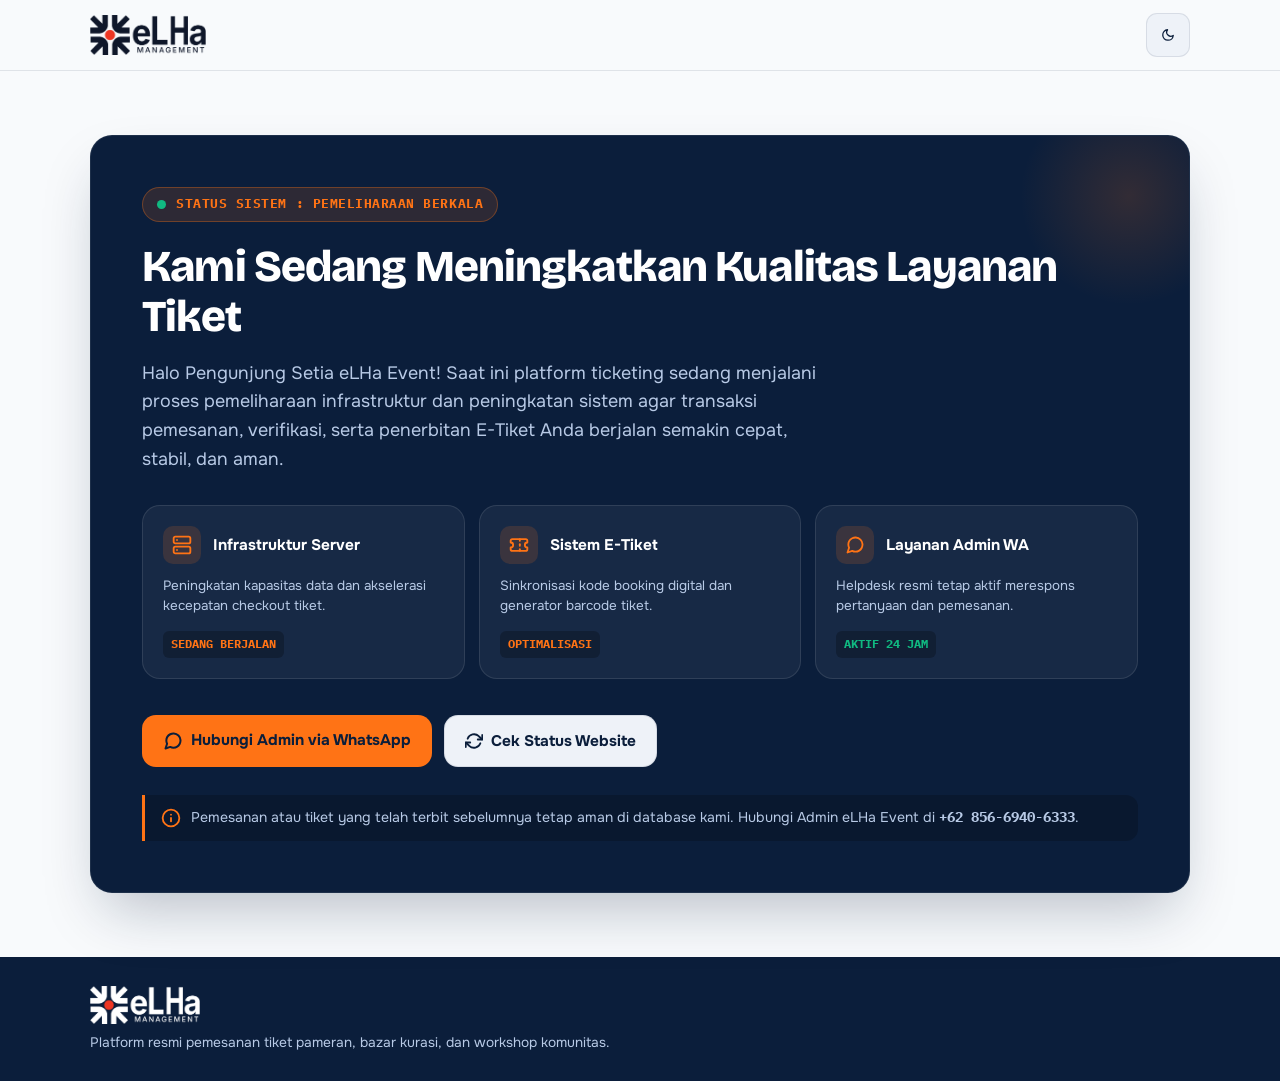
<file: maintenance.html>
<!DOCTYPE html>
<html lang="id">
<head>
	<meta charset="UTF-8" />
	<meta name="viewport" content="width=device-width, initial-scale=1.0" />
	<meta name="description" content="eLHa Event : Platform resmi pemesanan E-Tiket. Sistem saat ini sedang dalam peningkatan performa berkala." />
	<title>eLHa Event : Sistem Dalam Pemeliharaan</title>
	<link rel="preconnect" href="https://fonts.googleapis.com" />
	<link rel="preconnect" href="https://fonts.gstatic.com" crossorigin />
	<link href="https://fonts.googleapis.com/css2?family=Bricolage+Grotesque:opsz,wght@12..96,600;12..96,700;12..96,800&family=IBM+Plex+Mono:wght@500;600;700&family=Onest:wght@400;500;600;700;800&display=swap" rel="stylesheet" />
	<link rel="icon" type="image/png" href="assets/images/favicon.png?v=20261121" />
	<link rel="stylesheet" href="assets/css/style.css?v=20261124" />
</head>
<body>
<div id="elha-eo-app" class="elha-eo-wrapper elha-maintenance-page" data-theme="light">
	<a href="#elha-maintenance-content" class="elha-skip-link">Langsung ke konten utama</a>

	<!-- HEADER -->
	<header class="elha-header" role="banner">
		<div class="elha-container elha-header-inner">
			<a href="index.html" class="elha-brand" aria-label="eLHa Event - Beranda">
				<img src="assets/images/logo-light.png?v=20261121" alt="eLHa Management" class="elha-brand-logo elha-logo-light" />
				<img src="assets/images/logo-dark.png?v=20261121" alt="eLHa Management" class="elha-brand-logo elha-logo-dark" />
			</a>

			<div class="elha-header-actions">
				<button type="button" id="elha-theme-toggle" class="elha-theme-btn elha-theme-icon-btn" aria-label="Ganti ke mode gelap" aria-pressed="false">
					<svg id="elha-icon-moon" width="18" height="18" viewBox="0 0 24 24" fill="none" stroke="currentColor" stroke-width="2.2" stroke-linecap="round" stroke-linejoin="round" aria-hidden="true">
						<path d="M21 12.79A9 9 0 1 1 11.21 3 7 7 0 0 0 21 12.79z" />
					</svg>
					<svg id="elha-icon-sun" width="18" height="18" viewBox="0 0 24 24" fill="none" stroke="currentColor" stroke-width="2.2" stroke-linecap="round" stroke-linejoin="round" aria-hidden="true" hidden>
						<circle cx="12" cy="12" r="5" />
						<line x1="12" y1="1" x2="12" y2="3" />
						<line x1="12" y1="21" x2="12" y2="23" />
						<line x1="4.22" y1="4.22" x2="5.64" y2="5.64" />
						<line x1="18.36" y1="18.36" x2="19.78" y2="19.78" />
						<line x1="1" y1="12" x2="3" y2="12" />
						<line x1="21" y1="12" x2="23" y2="12" />
						<line x1="4.22" y1="19.78" x2="5.64" y2="18.36" />
						<line x1="18.36" y1="5.64" x2="19.78" y2="4.22" />
					</svg>
				</button>
			</div>
		</div>
	</header>

	<!-- MAIN CONTENT -->
	<main id="elha-maintenance-content" class="elha-maintenance-main">
		<div class="elha-container">
			<div class="elha-maintenance-card">
				<div class="elha-maintenance-top-badge">
					<span class="elha-pulse-dot" aria-hidden="true"></span>
					<span>Status Sistem : Pemeliharaan Berkala</span>
				</div>

				<h1 class="elha-maintenance-title">Kami Sedang Meningkatkan Kualitas Layanan Tiket</h1>
				<p class="elha-maintenance-desc">
					Halo Pengunjung Setia eLHa Event! Saat ini platform ticketing sedang menjalani proses pemeliharaan infrastruktur dan peningkatan sistem agar transaksi pemesanan, verifikasi, serta penerbitan E-Tiket Anda berjalan semakin cepat, stabil, dan aman.
				</p>

				<!-- 3-CARD STATUS GRID -->
				<div class="elha-maintenance-grid" role="list">
					<!-- Item 1: Server -->
					<div class="elha-maintenance-item" role="listitem">
						<div>
							<div class="elha-maintenance-item-header">
								<div class="elha-maintenance-item-icon" aria-hidden="true">
									<svg width="20" height="20" viewBox="0 0 24 24" fill="none" stroke="currentColor" stroke-width="2.2" stroke-linecap="round" stroke-linejoin="round">
										<rect x="2" y="2" width="20" height="8" rx="2" ry="2" />
										<rect x="2" y="14" width="20" height="8" rx="2" ry="2" />
										<line x1="6" y1="6" x2="6.01" y2="6" />
										<line x1="6" y1="18" x2="6.01" y2="18" />
									</svg>
								</div>
								<h2 class="elha-maintenance-item-title">Infrastruktur Server</h2>
							</div>
							<p class="elha-maintenance-item-desc">Peningkatan kapasitas data dan akselerasi kecepatan checkout tiket.</p>
						</div>
						<div class="elha-maintenance-item-status">
							<span>SEDANG BERJALAN</span>
						</div>
					</div>

					<!-- Item 2: E-Tiket -->
					<div class="elha-maintenance-item" role="listitem">
						<div>
							<div class="elha-maintenance-item-header">
								<div class="elha-maintenance-item-icon" aria-hidden="true">
									<svg width="20" height="20" viewBox="0 0 24 24" fill="none" stroke="currentColor" stroke-width="2.2" stroke-linecap="round" stroke-linejoin="round">
										<path d="M2 9a3 3 0 0 1 0 6v2a2 2 0 0 0 2 2h16a2 2 0 0 0 2-2v-2a3 3 0 0 1 0-6V7a2 2 0 0 0-2-2H4a2 2 0 0 0-2 2Z" />
										<path d="M13 5v2" />
										<path d="M13 17v2" />
										<path d="M13 11v2" />
									</svg>
								</div>
								<h2 class="elha-maintenance-item-title">Sistem E-Tiket</h2>
							</div>
							<p class="elha-maintenance-item-desc">Sinkronisasi kode booking digital dan generator barcode tiket.</p>
						</div>
						<div class="elha-maintenance-item-status">
							<span>OPTIMALISASI</span>
						</div>
					</div>

					<!-- Item 3: WhatsApp Support -->
					<div class="elha-maintenance-item" role="listitem">
						<div>
							<div class="elha-maintenance-item-header">
								<div class="elha-maintenance-item-icon" aria-hidden="true">
									<svg width="20" height="20" viewBox="0 0 24 24" fill="none" stroke="currentColor" stroke-width="2.2" stroke-linecap="round" stroke-linejoin="round">
										<path d="M21 11.5a8.38 8.38 0 0 1-.9 3.8 8.5 8.5 0 0 1-7.6 4.7 8.38 8.38 0 0 1-3.8-.9L3 21l1.9-5.7a8.38 8.38 0 0 1-.9-3.8 8.5 8.5 0 0 1 4.7-7.6 8.38 8.38 0 0 1 3.8-.9h.5a8.48 8.48 0 0 1 8 8v.5z" />
									</svg>
								</div>
								<h2 class="elha-maintenance-item-title">Layanan Admin WA</h2>
							</div>
							<p class="elha-maintenance-item-desc">Helpdesk resmi tetap aktif merespons pertanyaan dan pemesanan.</p>
						</div>
						<div class="elha-maintenance-item-status" style="color: #10B981;">
							<span>AKTIF 24 JAM</span>
						</div>
					</div>
				</div>

				<!-- ACTIONS -->
				<div class="elha-maintenance-actions">
					<a href="https://wa.me/6285669406333?text=Halo%20Admin%20eLHa%20Event%2C%20saya%20ingin%20menanyakan%20informasi%20tiket%20selama%20masa%20pemeliharaan%20sistem." 
					   id="elha-maintenance-wa-btn" 
					   class="elha-btn elha-btn-primary elha-btn-large" 
					   target="_blank" 
					   rel="noopener noreferrer"
					   aria-label="Hubungi Admin eLHa Event via WhatsApp">
						<svg width="20" height="20" viewBox="0 0 24 24" fill="none" stroke="currentColor" stroke-width="2.4" stroke-linecap="round" stroke-linejoin="round" aria-hidden="true">
							<path d="M21 11.5a8.38 8.38 0 0 1-.9 3.8 8.5 8.5 0 0 1-7.6 4.7 8.38 8.38 0 0 1-3.8-.9L3 21l1.9-5.7a8.38 8.38 0 0 1-.9-3.8 8.5 8.5 0 0 1 4.7-7.6 8.38 8.38 0 0 1 3.8-.9h.5a8.48 8.48 0 0 1 8 8v.5z" />
						</svg>
						<span>Hubungi Admin via WhatsApp</span>
					</a>

					<button type="button" id="elha-refresh-btn" class="elha-btn elha-btn-secondary elha-btn-large" aria-label="Periksa kembali status website">
						<svg id="elha-refresh-icon" width="18" height="18" viewBox="0 0 24 24" fill="none" stroke="currentColor" stroke-width="2.4" stroke-linecap="round" stroke-linejoin="round" aria-hidden="true">
							<polyline points="23 4 23 10 17 10" />
							<polyline points="1 20 1 14 7 14" />
							<path d="M3.51 9a9 9 0 0 1 14.85-3.36L23 10M1 14l4.64 4.36A9 9 0 0 0 20.49 15" />
						</svg>
						<span id="elha-refresh-text">Cek Status Website</span>
					</button>
				</div>

				<!-- HELPDESK NOTE -->
				<div class="elha-maintenance-note">
					<svg width="20" height="20" viewBox="0 0 24 24" fill="none" stroke="currentColor" stroke-width="2.2" stroke-linecap="round" stroke-linejoin="round" style="color: var(--elha-accent); flex-shrink: 0;" aria-hidden="true">
						<circle cx="12" cy="12" r="10" />
						<line x1="12" y1="16" x2="12" y2="12" />
						<line x1="12" y1="8" x2="12.01" y2="8" />
					</svg>
					<div>
						Pemesanan atau tiket yang telah terbit sebelumnya tetap aman di database kami. Hubungi <span id="elha-admin-label-display">Heri Kurniawan / Admin eLHa</span> di <strong id="elha-admin-phone-display" class="elha-mono-text">+62 856-6940-6333</strong>.
					</div>
				</div>
			</div>
		</div>
	</main>

	<!-- FOOTER -->
	<footer class="elha-footer" role="contentinfo">
		<div class="elha-container elha-footer-inner">
			<div class="elha-footer-brand">
				<a href="index.html" aria-label="eLHa Event - Beranda">
					<img src="assets/images/logo-dark.png?v=20261121" alt="eLHa Management" class="elha-footer-logo" />
				</a>
				<p>Platform resmi pemesanan tiket pameran, bazar kurasi, dan workshop komunitas.</p>
			</div>
		</div>
	</footer>
</div>

<!-- CLIENT SCRIPT -->
<script>
	(function () {
		// 1. Theme Management
		var appWrapper = document.getElementById('elha-eo-app');
		var themeToggle = document.getElementById('elha-theme-toggle');
		var iconMoon = document.getElementById('elha-icon-moon');
		var iconSun = document.getElementById('elha-icon-sun');

		function applyTheme(theme) {
			if (!appWrapper) return;
			appWrapper.setAttribute('data-theme', theme);
			try {
				localStorage.setItem('elha_theme', theme);
			} catch (e) {}

			if (theme === 'dark') {
				if (iconMoon) iconMoon.setAttribute('hidden', '');
				if (iconSun) iconSun.removeAttribute('hidden');
				if (themeToggle) {
					themeToggle.setAttribute('aria-label', 'Ganti ke mode terang');
					themeToggle.setAttribute('aria-pressed', 'true');
				}
			} else {
				if (iconSun) iconSun.setAttribute('hidden', '');
				if (iconMoon) iconMoon.removeAttribute('hidden');
				if (themeToggle) {
					themeToggle.setAttribute('aria-label', 'Ganti ke mode gelap');
					themeToggle.setAttribute('aria-pressed', 'false');
				}
			}
		}

		var savedTheme = 'light';
		try {
			savedTheme = localStorage.getItem('elha_theme') || 'light';
		} catch (e) {}
		applyTheme(savedTheme);

		if (themeToggle) {
			themeToggle.addEventListener('click', function () {
				var current = appWrapper.getAttribute('data-theme') || 'light';
				var targetTheme = current === 'dark' ? 'light' : 'dark';
				applyTheme(targetTheme);
			});
		}

		// 2. Dynamic Fetch of Admin WhatsApp from events.json
		var waBtn = document.getElementById('elha-maintenance-wa-btn');
		var phoneDisplay = document.getElementById('elha-admin-phone-display');
		var adminLabelDisplay = document.getElementById('elha-admin-label-display');

		fetch('assets/data/events.json?t=' + Date.now())
			.then(function (res) { return res.json(); })
			.then(function (data) {
				if (data && data.settings) {
					var rawNumber = String(data.settings.whatsapp_number || '6285669406333').replace(/[^0-9]/g, '');
					var adminName = data.settings.whatsapp_admin_lbl || 'Admin eLHa Event';

					if (adminLabelDisplay) {
						adminLabelDisplay.textContent = adminName;
					}

					if (rawNumber) {
						var waUrl = 'https://wa.me/' + rawNumber + '?text=' + encodeURIComponent('Halo ' + adminName + ', saya ingin menanyakan informasi tiket selama masa pemeliharaan sistem eLHa Event.');
						if (waBtn) waBtn.setAttribute('href', waUrl);

						// Format phone number nicely e.g. +62 856-6940-6333
						var formatted = rawNumber;
						if (rawNumber.startsWith('62')) {
							formatted = '+62 ' + rawNumber.slice(2, 5) + '-' + rawNumber.slice(5, 9) + '-' + rawNumber.slice(9);
						}
						if (phoneDisplay) phoneDisplay.textContent = formatted;
					}
				}
			})
			.catch(function () {});

		// 3. Refresh Action
		var refreshBtn = document.getElementById('elha-refresh-btn');
		var refreshIcon = document.getElementById('elha-refresh-icon');
		var refreshText = document.getElementById('elha-refresh-text');

		if (refreshBtn) {
			refreshBtn.addEventListener('click', function () {
				if (refreshIcon) refreshIcon.style.animation = 'spin 0.8s linear infinite';
				if (refreshText) refreshText.textContent = 'Memeriksa...';
				setTimeout(function () {
					window.location.reload();
				}, 600);
			});
		}

		// 4. Shortcut Rahasia Admin (Ctrl + Shift + E)
		window.addEventListener('keydown', function (e) {
			if (e.ctrlKey && e.shiftKey && (e.key === 'E' || e.key === 'e')) {
				e.preventDefault();
				window.location.href = 'adminelha';
			}
		});
	})();
</script>
<style>
	@keyframes spin {
		from { transform: rotate(0deg); }
		to { transform: rotate(360deg); }
	}
</style>
</body>
</html>
</file>
<file: assets/css/style.css>
body {
	margin: 0;
	padding: 0;
	background-color: #F8FAFC;
}

/* eLHa Event - Modern Orange & Royal Blue Mobile-First Ticketing UI */

.elha-eo-wrapper {
	--elha-bg: #F8FAFC;
	--elha-surface: #EEF2F8;
	--elha-surface-elevated: #FFFFFF;
	--elha-header-glass: rgba(248, 250, 252, 0.9);
	--elha-hero-bg: #0B1E3B;
	--elha-hero-text: #F8FAFC;
	--elha-hero-muted: #B8CAE6;
	--elha-text: #0B1E3B;
	--elha-text-muted: #3B5275;
	--elha-accent: #FF7315;
	--elha-accent-hover: #E85E00;
	--elha-accent-strong: #C84700;
	--elha-accent-soft: rgba(255, 115, 21, 0.11);
	--elha-accent-text: #0B1E3B;
	--elha-blue: #15469E;
	--elha-blue-hover: #0F357A;
	--elha-blue-text: #FFFFFF;
	--elha-border-subtle: rgba(11, 30, 59, 0.1);
	--elha-border: #556E94;
	--elha-focus: #FF7315;
	--elha-shadow-sm: 0 4px 18px rgba(11, 30, 59, 0.05);
	--elha-shadow-md: 0 18px 40px -10px rgba(11, 30, 59, 0.11);
	--elha-shadow-lg: 0 28px 60px -15px rgba(11, 30, 59, 0.28);
	--elha-radius-sm: 12px;
	--elha-radius-md: 18px;
	--elha-radius-lg: 22px;
	--elha-font-serif: 'Bricolage Grotesque', -apple-system, BlinkMacSystemFont, 'Segoe UI', sans-serif;
	--elha-font-sans: 'Onest', -apple-system, BlinkMacSystemFont, 'Segoe UI', sans-serif;
	--elha-font-mono: 'IBM Plex Mono', Consolas, monospace;

	background-color: var(--elha-bg);
	color: var(--elha-text);
	font-family: var(--elha-font-sans);
	font-size: 16px;
	line-height: 1.55;
	box-sizing: border-box;
	width: 100%;
	overflow-x: clip;
	-webkit-font-smoothing: antialiased;
	-webkit-tap-highlight-color: transparent;
	transition: background-color 0.25s ease, color 0.25s ease;
}

.elha-eo-wrapper[data-theme="dark"] {
	--elha-bg: #071326;
	--elha-surface: #0F2342;
	--elha-surface-elevated: #142C52;
	--elha-header-glass: rgba(7, 19, 38, 0.9);
	--elha-hero-bg: #0D2240;
	--elha-hero-text: #F8FAFC;
	--elha-hero-muted: #B8CAE6;
	--elha-text: #F8FAFC;
	--elha-text-muted: #B8CAE6;
	--elha-accent: #FF8533;
	--elha-accent-hover: #FF9852;
	--elha-accent-strong: #FF9852;
	--elha-accent-soft: rgba(255, 133, 51, 0.16);
	--elha-accent-text: #071326;
	--elha-blue: #2563EB;
	--elha-blue-hover: #3B82F6;
	--elha-blue-text: #FFFFFF;
	--elha-border-subtle: rgba(248, 250, 252, 0.12);
	--elha-border: #6482AD;
	--elha-focus: #FF8533;
	--elha-shadow-sm: 0 4px 18px rgba(0, 0, 0, 0.3);
	--elha-shadow-md: 0 18px 40px -10px rgba(0, 0, 0, 0.5);
	--elha-shadow-lg: 0 28px 60px -15px rgba(0, 0, 0, 0.7);
}

.elha-eo-wrapper *,
.elha-eo-wrapper *::before,
.elha-eo-wrapper *::after {
	box-sizing: border-box;
}

.elha-eo-wrapper [hidden] {
	display: none !important;
}

.elha-skip-link {
	position: absolute;
	top: -100px;
	left: 16px;
	z-index: 1000;
	background: var(--elha-accent);
	color: var(--elha-accent-text);
	padding: 12px 20px;
	font-weight: 700;
	border-radius: var(--elha-radius-sm);
	text-decoration: none;
}
.elha-skip-link:focus { top: 12px; }

.elha-eo-wrapper a:focus-visible,
.elha-eo-wrapper button:focus-visible,
.elha-eo-wrapper input:focus-visible,
.elha-eo-wrapper select:focus-visible,
.elha-eo-wrapper textarea:focus-visible,
.elha-eo-wrapper summary:focus-visible {
	outline: 3px solid var(--elha-focus);
	outline-offset: 2px;
}

.elha-sr-only {
	position: absolute;
	width: 1px;
	height: 1px;
	padding: 0;
	margin: -1px;
	overflow: hidden;
	clip: rect(0, 0, 0, 0);
	white-space: nowrap;
	border: 0;
}

.elha-container {
	width: 100%;
	max-width: 1180px;
	margin: 0 auto;
	padding: 0 clamp(1rem, 3.5vw, 2.5rem);
}

/* Sticky Glass Header (Single glassmorphic surface per R-10) */
.elha-header {
	position: sticky;
	top: 0;
	z-index: 100;
	background-color: var(--elha-header-glass);
	backdrop-filter: blur(16px);
	-webkit-backdrop-filter: blur(16px);
	border-bottom: 1px solid var(--elha-border-subtle);
}

.elha-header-inner {
	display: grid;
	grid-template-columns: 44px 1fr 44px;
	align-items: center;
	gap: 8px;
	padding: 10px clamp(1rem, 3.5vw, 2.5rem);
}

.elha-brand {
	grid-column: 2;
	grid-row: 1;
	justify-self: center;
	display: inline-flex;
	align-items: center;
	justify-content: center;
	text-decoration: none;
	color: var(--elha-text);
	min-height: 44px;
	min-width: 0;
}

.elha-brand-logo {
	display: block;
	height: clamp(32px, 6vw, 40px);
	width: auto;
	max-width: 180px;
	object-fit: contain;
	transition: opacity 0.2s ease, transform 0.2s ease;
}

.elha-brand:hover .elha-brand-logo {
	transform: scale(1.02);
}

.elha-footer-logo {
	display: block;
	height: 38px;
	width: auto;
	max-width: 170px;
	object-fit: contain;
	margin-bottom: 8px;
}

.elha-eticket-head-left {
	display: flex;
	align-items: center;
	gap: 12px;
}

.elha-eticket-logo {
	display: block;
	height: 28px;
	width: auto;
	object-fit: contain;
	flex-shrink: 0;
}

/* Theme-adaptive logo switching */
[data-theme="light"] .elha-logo-dark {
	display: none !important;
}

[data-theme="light"] .elha-logo-light {
	display: block !important;
}

[data-theme="dark"] .elha-logo-light {
	display: none !important;
}

[data-theme="dark"] .elha-logo-dark {
	display: block !important;
}

.elha-brand-text {
	display: flex;
	align-items: center;
	line-height: 1;
}

.elha-brand-text strong {
	font-family: var(--elha-font-serif);
	font-size: clamp(1.5rem, 1.35rem + 0.65vw, 1.8rem);
	font-weight: 800;
	letter-spacing: -0.03em;
	color: var(--elha-accent);
	white-space: nowrap;
}

.elha-desktop-nav {
	display: none;
	align-items: center;
	gap: 4px;
}

.elha-nav-link {
	display: inline-flex;
	align-items: center;
	min-height: 44px;
	padding: 6px 14px;
	color: var(--elha-text-muted);
	text-decoration: none;
	font-weight: 600;
	font-size: 0.9rem;
	border-radius: 99px;
	transition: all 0.15s ease;
}

.elha-nav-link:hover {
	color: var(--elha-text);
	background-color: var(--elha-surface);
}

.elha-header-actions {
	display: contents;
}

.elha-theme-icon-btn {
	grid-column: 1;
	grid-row: 1;
	justify-self: start;
}

.elha-mobile-menu-btn {
	grid-column: 3;
	grid-row: 1;
	justify-self: end;
}

/* Mobile-First View Switcher: Full-width 2-column bar on phones, inline on >=680px */
.elha-view-switcher {
	grid-column: 1 / -1;
	grid-row: 2;
	width: 100%;
	display: grid;
	grid-template-columns: 1fr 1fr;
	background-color: var(--elha-surface);
	border-radius: 10px;
	padding: 3px;
	gap: 4px;
}

.elha-switch-btn {
	display: inline-flex;
	align-items: center;
	justify-content: center;
	gap: 6px;
	min-height: 38px;
	padding: 6px 10px;
	border: none;
	border-radius: 8px;
	background: transparent;
	color: var(--elha-text-muted);
	font-family: var(--elha-font-sans);
	font-size: 0.82rem;
	font-weight: 700;
	cursor: pointer;
	transition: all 0.18s ease;
}

.elha-switch-btn:active {
	transform: scale(0.98);
}

.elha-switch-btn.is-active {
	background-color: var(--elha-blue);
	color: var(--elha-blue-text);
	box-shadow: var(--elha-shadow-sm);
}

.elha-theme-btn,
.elha-mobile-menu-btn {
	display: inline-flex;
	align-items: center;
	justify-content: center;
	gap: 6px;
	min-height: 44px;
	min-width: 44px;
	padding: 6px 10px;
	background-color: var(--elha-surface);
	color: var(--elha-text);
	border: 1px solid var(--elha-border-subtle);
	border-radius: 11px;
	font-family: var(--elha-font-sans);
	font-size: 0.78rem;
	font-weight: 700;
	white-space: nowrap;
	cursor: pointer;
	transition: transform 0.12s ease, background-color 0.15s ease;
}

.elha-theme-btn:active,
.elha-mobile-menu-btn:active {
	transform: scale(0.97);
}

.elha-theme-icon-btn,
.elha-mobile-menu-btn {
	width: 44px;
	height: 44px;
	padding: 0;
}

@media (max-width: 1023px) {
	.elha-desktop-only-admin {
		display: none !important;
	}
}

.elha-hamburger-box {
	width: 20px;
	height: 14px;
	display: inline-flex;
	flex-direction: column;
	justify-content: space-between;
	position: relative;
}

.elha-hamburger-line {
	display: block;
	width: 100%;
	height: 2px;
	background-color: var(--elha-text);
	border-radius: 99px;
	transition: transform 0.2s ease, opacity 0.15s ease;
}

.elha-mobile-menu-btn[aria-expanded="true"] .elha-hamburger-line:nth-child(1) {
	transform: translateY(6px) rotate(45deg);
}

.elha-mobile-menu-btn[aria-expanded="true"] .elha-hamburger-line:nth-child(2) {
	opacity: 0;
}

.elha-mobile-menu-btn[aria-expanded="true"] .elha-hamburger-line:nth-child(3) {
	transform: translateY(-6px) rotate(-45deg);
}

.elha-empty-actions {
	display: flex;
	flex-wrap: wrap;
	justify-content: center;
	gap: 10px;
	margin-top: 14px;
}

.elha-mobile-drawer {
	border-top: 1px solid var(--elha-border-subtle);
	background-color: var(--elha-surface-elevated);
	padding: 14px 16px 18px 16px;
}

.elha-mobile-nav {
	display: flex;
	flex-direction: column;
	gap: 8px;
}

.elha-mobile-link {
	display: flex;
	align-items: center;
	min-height: 46px;
	padding: 10px 14px;
	color: var(--elha-text);
	text-decoration: none;
	font-weight: 600;
	font-size: 0.94rem;
	border-radius: var(--elha-radius-sm);
	background-color: var(--elha-bg);
}

/* Typography */
.elha-kicker {
	font-family: var(--elha-font-mono);
	font-size: 0.72rem;
	font-weight: 700;
	letter-spacing: 0.08em;
	text-transform: uppercase;
	color: var(--elha-accent-strong);
	margin: 0 0 6px 0;
}

.elha-section-title {
	font-family: var(--elha-font-serif);
	font-size: clamp(1.45rem, 1.2rem + 1.2vw, 2.2rem);
	font-weight: 800;
	line-height: 1.16;
	letter-spacing: -0.025em;
	margin: 0;
	color: var(--elha-text);
}

.elha-mono-text {
	font-family: var(--elha-font-mono);
	font-variant-numeric: tabular-nums;
}

/* Buttons */
.elha-btn {
	display: inline-flex;
	align-items: center;
	justify-content: center;
	gap: 8px;
	min-height: 46px;
	padding: 10px 20px;
	font-family: var(--elha-font-sans);
	font-size: 0.92rem;
	font-weight: 700;
	text-decoration: none;
	text-align: center;
	border-radius: 12px;
	border: 1px solid transparent;
	cursor: pointer;
	transition: all 0.18s ease;
}

.elha-btn:active {
	transform: scale(0.98);
}

.elha-btn-primary {
	background-color: var(--elha-accent);
	color: var(--elha-accent-text);
}

.elha-btn-primary:hover {
	background-color: var(--elha-accent-hover);
	transform: translateY(-1px);
	box-shadow: 0 8px 22px -4px rgba(255, 115, 21, 0.45);
}

.elha-btn-blue {
	background-color: var(--elha-blue);
	color: var(--elha-blue-text);
}

.elha-btn-blue:hover {
	background-color: var(--elha-blue-hover);
	transform: translateY(-1px);
	box-shadow: 0 8px 22px -4px rgba(21, 70, 158, 0.4);
}

.elha-btn-secondary {
	background-color: var(--elha-surface);
	color: var(--elha-text);
	border-color: var(--elha-border-subtle);
}

.elha-btn-secondary:hover {
	background-color: var(--elha-surface-elevated);
	border-color: var(--elha-border);
}

.elha-btn-full { width: 100%; }
.elha-btn-large { min-height: 52px; font-size: 0.96rem; border-radius: 14px; }

/* HERO EVENT SPOTLIGHT BANNER (COMPACT & SIMPLE) */
.elha-hero-section {
	padding: 12px 0 16px 0;
}

.elha-hero-grid {
	background-color: var(--elha-hero-bg);
	background-image:
		radial-gradient(circle at 86% 16%, rgba(255, 115, 21, 0.36), transparent 44%),
		radial-gradient(circle at 12% 88%, rgba(37, 99, 235, 0.45), transparent 52%);
	color: var(--elha-hero-text);
	border-radius: var(--elha-radius-md);
	padding: clamp(1.1rem, 2.2vw, 1.6rem) clamp(1.1rem, 2.8vw, 2rem);
	display: grid;
	grid-template-columns: 1fr;
	gap: clamp(1rem, 2.5vw, 1.75rem);
	align-items: center;
	box-shadow: var(--elha-shadow-md);
}

.elha-hero-pill-row {
	display: flex;
	flex-wrap: wrap;
	align-items: center;
	gap: 8px;
	margin-bottom: 8px;
}

.elha-live-pill {
	font-family: var(--elha-font-mono);
	font-size: 0.68rem;
	font-weight: 700;
	letter-spacing: 0.05em;
	padding: 3px 10px;
	background-color: var(--elha-accent);
	color: #0B1E3B;
	border-radius: 99px;
}

.elha-hero-date-pill {
	font-family: var(--elha-font-mono);
	font-size: 0.72rem;
	font-weight: 600;
	padding: 3px 10px;
	background-color: rgba(255, 255, 255, 0.12);
	color: #FFFFFF;
	border-radius: 99px;
}

.elha-hero-title {
	font-family: var(--elha-font-serif);
	font-size: clamp(1.35rem, 1.08rem + 1.15vw, 1.9rem);
	font-weight: 800;
	line-height: 1.15;
	letter-spacing: -0.025em;
	margin: 0 0 8px 0;
	color: #FFFFFF;
}

.elha-hero-lead {
	font-size: 0.88rem;
	color: var(--elha-hero-muted);
	margin: 0 0 12px 0;
	max-width: 56ch;
	line-height: 1.5;
}

.elha-hero-meta-strip {
	display: grid;
	grid-template-columns: 1fr;
	gap: 8px;
	margin-bottom: 14px;
}

.elha-meta-chip {
	background-color: rgba(255, 255, 255, 0.07);
	border: 1px solid rgba(255, 255, 255, 0.14);
	border-radius: 10px;
	padding: 7px 12px;
}

.elha-meta-chip small {
	display: block;
	font-family: var(--elha-font-mono);
	font-size: 0.64rem;
	text-transform: uppercase;
	color: #FF9852;
	margin-bottom: 1px;
}

.elha-meta-chip strong {
	font-size: 0.82rem;
	color: #FFFFFF;
	display: block;
	line-height: 1.3;
}

.elha-hero-cta-group {
	display: flex;
	flex-direction: column;
	gap: 8px;
}

.elha-hero-cta-group .elha-btn {
	width: 100%;
	min-height: 44px;
	padding: 8px 16px;
	font-size: 0.86rem;
}

.elha-hero-section .elha-btn-secondary {
	background-color: rgba(255, 255, 255, 0.1);
	color: #FFFFFF;
	border-color: rgba(255, 255, 255, 0.22);
}

/* Digital Ticket Pass Card */
.elha-ticket-stub {
	background-color: var(--elha-surface-elevated);
	color: var(--elha-text);
	border-radius: var(--elha-radius-md);
	box-shadow: var(--elha-shadow-md);
	position: relative;
	overflow: hidden;
	border: 1px solid var(--elha-border-subtle);
}

.elha-ticket-stub-top {
	padding: 12px 14px 8px 14px;
}

.elha-hero-compact-stub .elha-ticket-stub-top {
	border-bottom: 1px dashed var(--elha-border-subtle);
}

.elha-stub-meta-row {
	display: flex;
	flex-wrap: wrap;
	align-items: center;
	justify-content: space-between;
	gap: 6px;
	margin-bottom: 6px;
}

.elha-code-tag {
	display: inline-flex;
	align-items: center;
	font-family: var(--elha-font-mono);
	font-size: 0.68rem;
	font-weight: 700;
	padding: 3px 9px;
	background-color: var(--elha-blue);
	color: #FFFFFF;
	border-radius: 99px;
}

.elha-category-tag {
	display: inline-flex;
	align-items: center;
	font-size: 0.68rem;
	font-weight: 700;
	padding: 3px 9px;
	background-color: var(--elha-surface);
	color: var(--elha-text-muted);
	border-radius: 99px;
}

.elha-stub-title {
	font-family: var(--elha-font-serif);
	font-size: 0.98rem;
	font-weight: 800;
	margin: 0;
}

.elha-stub-sub {
	font-size: 0.78rem;
	color: var(--elha-text-muted);
	margin: 0;
}

.elha-ticket-perforation {
	position: relative;
	display: flex;
	align-items: center;
	height: 20px;
	background-color: var(--elha-surface-elevated);
}

.elha-perforation-line {
	width: 100%;
	border-top: 1.5px dashed var(--elha-border-subtle);
}

.elha-notch {
	width: 18px;
	height: 18px;
	background-color: var(--elha-hero-bg);
	border-radius: 50%;
	position: absolute;
	top: 1px;
}

.elha-checkout-live-stub .elha-notch {
	background-color: var(--elha-bg);
	border: 1px solid var(--elha-border-subtle);
}

.elha-notch-left { left: -10px; }
.elha-notch-right { right: -10px; }

.elha-ticket-stub-bottom {
	padding: 10px 14px 12px 14px;
}

.elha-stub-tier-list {
	display: flex;
	flex-direction: column;
	gap: 6px;
	margin-bottom: 10px;
}

.elha-quick-tier-btn {
	display: flex;
	align-items: center;
	justify-content: space-between;
	gap: 8px;
	width: 100%;
	min-height: 44px;
	padding: 7px 12px;
	background-color: var(--elha-bg);
	color: var(--elha-text);
	border: 1px solid var(--elha-border-subtle);
	border-radius: 10px;
	font-family: var(--elha-font-sans);
	text-align: left;
	cursor: pointer;
	transition: all 0.15s ease;
}

.elha-quick-tier-btn:hover,
.elha-quick-tier-btn:active {
	border-color: var(--elha-accent);
	background-color: var(--elha-accent-soft);
}

.elha-quick-tier-info {
	display: flex;
	flex-direction: column;
	min-width: 0;
}

.elha-quick-tier-name {
	font-size: 0.82rem;
	font-weight: 700;
	line-height: 1.25;
}

.elha-quick-tier-info small {
	font-size: 0.72rem;
	color: var(--elha-text-muted);
}

.elha-quick-tier-price {
	font-family: var(--elha-font-mono);
	font-size: 0.84rem;
	color: var(--elha-accent-strong);
	font-weight: 700;
	white-space: nowrap;
	flex-shrink: 0;
}

/* EVENT CATALOG SECTION */
.elha-section {
	padding: clamp(1.5rem, 3vw, 2.5rem) 0;
}

.elha-section-header-split {
	display: flex;
	flex-direction: column;
	gap: 12px;
	margin-bottom: 18px;
}

.elha-catalog-controls {
	display: flex;
	flex-direction: column;
	align-items: stretch;
	gap: 12px;
	margin-bottom: 22px;
}

/* Touch-scrollable category filter bar on mobile, wrapping on tablet/desktop */
.elha-filter-tabs {
	display: flex;
	flex-wrap: nowrap;
	overflow-x: auto;
	-webkit-overflow-scrolling: touch;
	scrollbar-width: none;
	gap: 8px;
	padding-bottom: 4px;
	max-width: 100%;
}

.elha-filter-tabs::-webkit-scrollbar {
	display: none;
}

.elha-filter-tab {
	min-height: 44px;
	padding: 8px 16px;
	background-color: var(--elha-surface);
	color: var(--elha-text-muted);
	border: none;
	border-radius: 99px;
	font-family: var(--elha-font-sans);
	font-size: 0.86rem;
	font-weight: 700;
	white-space: nowrap;
	flex-shrink: 0;
	cursor: pointer;
	transition: all 0.15s ease;
}

.elha-filter-tab:active {
	transform: scale(0.97);
}

.elha-filter-tab.is-active {
	background-color: var(--elha-blue);
	color: #FFFFFF;
}

.elha-search-box {
	width: 100%;
}

/* 16px font-size prevents automatic zoom on iOS/Android mobile browsers */
.elha-input,
.elha-select,
.elha-textarea {
	width: 100%;
	min-height: 46px;
	padding: 10px 14px;
	background-color: var(--elha-surface-elevated);
	color: var(--elha-text);
	border: 1px solid var(--elha-border);
	border-radius: 12px;
	font-family: var(--elha-font-sans);
	font-size: 1rem;
}

/* Visual Event Poster Cards Grid (Compact & Simple) */
.elha-event-poster-grid {
	display: grid;
	grid-template-columns: 1fr;
	gap: 14px;
}

.elha-poster-card {
	background-color: var(--elha-surface-elevated);
	border: 1px solid var(--elha-border-subtle);
	border-radius: 16px;
	overflow: hidden;
	display: flex;
	flex-direction: column;
	justify-content: space-between;
	box-shadow: var(--elha-shadow-sm);
	transition: transform 0.2s ease, box-shadow 0.2s ease;
}

.elha-poster-card:hover {
	transform: translateY(-3px);
	box-shadow: var(--elha-shadow-md);
}

.elha-poster-art {
	min-height: 180px;
	aspect-ratio: 16 / 9;
	padding: 12px 14px;
	display: flex;
	flex-direction: column;
	justify-content: space-between;
	gap: 8px;
	color: #FFFFFF;
	position: relative;
	background-size: cover;
	background-position: center;
	background-repeat: no-repeat;
}

.poster-terracotta {
	background: radial-gradient(circle at 85% 20%, rgba(255, 165, 90, 0.45), transparent 45%), linear-gradient(135deg, #0B1E3B 0%, #15469E 45%, #E85E00 100%);
}

.poster-emerald {
	background: radial-gradient(circle at 80% 25%, rgba(125, 185, 255, 0.35), transparent 45%), linear-gradient(135deg, #07162C 0%, #15469E 65%, #2563EB 100%);
}

.poster-amber {
	background: radial-gradient(circle at 85% 20%, rgba(255, 210, 130, 0.35), transparent 45%), linear-gradient(135deg, #9A3400 0%, #E85E00 55%, #0B1E3B 100%);
}

.poster-slate {
	background: radial-gradient(circle at 80% 20%, rgba(255, 135, 50, 0.32), transparent 45%), linear-gradient(135deg, #0B1E3B 0%, #1E3A8A 60%, #C84700 100%);
}

.elha-poster-top-badges {
	display: flex;
	flex-wrap: wrap;
	align-items: center;
	justify-content: space-between;
	gap: 6px;
}

.elha-poster-date {
	font-family: var(--elha-font-mono);
	font-size: 0.68rem;
	font-weight: 700;
	padding: 3px 9px;
	background-color: var(--elha-accent);
	color: #0B1E3B;
	border-radius: 99px;
}

.elha-poster-cat {
	font-size: 0.68rem;
	font-weight: 700;
	padding: 3px 9px;
	background-color: rgba(11, 30, 59, 0.74);
	border-radius: 99px;
}

.elha-poster-bottom-code {
	display: flex;
	align-items: center;
	justify-content: space-between;
	gap: 8px;
	font-size: 0.7rem;
	opacity: 0.95;
}

.elha-p-code {
	background-color: rgba(11, 30, 59, 0.72);
	padding: 3px 8px;
	border-radius: 6px;
	font-size: 0.72rem;
	letter-spacing: 0.04em;
	backdrop-filter: blur(4px);
}

.elha-p-quota {
	display: none !important;
}

.elha-poster-body {
	padding: 12px 14px 10px 14px;
	flex: 1;
}

.elha-row-title {
	font-family: var(--elha-font-serif);
	font-size: 1.04rem;
	font-weight: 800;
	line-height: 1.25;
	letter-spacing: -0.02em;
	margin: 0 0 4px 0;
}

.elha-row-venue {
	font-size: 0.8rem;
	color: var(--elha-text-muted);
	margin: 0;
}

.elha-poster-footer {
	padding: 10px 14px 12px 14px;
	border-top: 1px solid var(--elha-border-subtle);
	display: flex;
	flex-wrap: wrap;
	align-items: center;
	justify-content: space-between;
	gap: 10px;
}

.elha-poster-footer .elha-btn {
	min-height: 44px;
	padding: 7px 16px;
	font-size: 0.84rem;
	border-radius: 10px;
}

.elha-price-box {
	display: flex;
	flex-direction: column;
}

.elha-price-label {
	font-size: 0.65rem;
	text-transform: uppercase;
	letter-spacing: 0.04em;
	color: var(--elha-text-muted);
}

.elha-price-value {
	font-family: var(--elha-font-mono);
	font-size: 1.02rem;
	font-weight: 700;
	color: var(--elha-accent-strong);
}

/* 4 Steps Section */
.elha-workflow-grid {
	list-style: none;
	padding: 0;
	margin: 20px 0 0 0;
	display: grid;
	grid-template-columns: 1fr;
	gap: 14px;
}

.elha-workflow-step {
	background-color: var(--elha-surface-elevated);
	border: 1px solid var(--elha-border-subtle);
	border-radius: var(--elha-radius-md);
	padding: 20px;
}

.elha-step-index {
	display: inline-flex;
	align-items: center;
	justify-content: center;
	width: 36px;
	height: 36px;
	font-family: var(--elha-font-mono);
	font-size: 0.82rem;
	font-weight: 700;
	background-color: var(--elha-blue);
	color: #FFFFFF;
	border-radius: 10px;
	margin-bottom: 10px;
}

.elha-workflow-step h3 {
	font-family: var(--elha-font-serif);
	font-size: 1.02rem;
	font-weight: 800;
	margin: 0 0 4px 0;
}

.elha-workflow-step p {
	margin: 0;
	font-size: 0.86rem;
	color: var(--elha-text-muted);
}

/* CHECKOUT VIEW */
.elha-checkout-section {
	padding: clamp(1.35rem, 3.5vw, 3rem) 0;
}

.elha-checkout-topbar {
	display: flex;
	flex-wrap: wrap;
	align-items: center;
	justify-content: space-between;
	gap: 10px;
	margin-bottom: 18px;
}

.elha-checkout-layout {
	display: grid;
	grid-template-columns: 1fr;
	gap: 22px;
	align-items: start;
}

.elha-checkout-card {
	background-color: var(--elha-surface-elevated);
	border: 1px solid var(--elha-border-subtle);
	border-radius: var(--elha-radius-lg);
	padding: clamp(1.15rem, 3.5vw, 2.25rem);
	box-shadow: var(--elha-shadow-sm);
}

.elha-checkout-main-title {
	font-family: var(--elha-font-serif);
	font-size: clamp(1.35rem, 1.15rem + 0.8vw, 1.65rem);
	font-weight: 800;
	margin: 0 0 6px 0;
}

.elha-checkout-sub {
	color: var(--elha-text-muted);
	font-size: 0.9rem;
	margin: 0 0 18px 0;
}

.elha-form-row {
	display: flex;
	flex-direction: column;
	gap: 6px;
	margin-bottom: 14px;
}

.elha-form-row label {
	font-weight: 700;
	font-size: 0.88rem;
}

.elha-form-row-two,
.elha-qty-promo-row {
	display: grid;
	grid-template-columns: 1fr;
	gap: 12px;
}

.elha-event-mini-summary {
	background-color: var(--elha-surface);
	border-radius: 10px;
	padding: 10px 14px;
	font-size: 0.84rem;
	color: var(--elha-text);
	font-weight: 600;
}

.elha-tier-radio-group {
	display: flex;
	flex-direction: column;
	gap: 10px;
}

.elha-tier-card {
	display: flex;
	align-items: flex-start;
	gap: 12px;
	min-height: 54px;
	padding: 14px;
	background-color: var(--elha-bg);
	border: 1.5px solid transparent;
	border-radius: 14px;
	cursor: pointer;
	transition: all 0.15s ease;
}

.elha-tier-card.is-selected {
	border-color: var(--elha-accent);
	background-color: var(--elha-accent-soft);
}

.elha-tier-card input[type="radio"] {
	width: 20px;
	height: 20px;
	margin-top: 2px;
	accent-color: var(--elha-accent);
	flex-shrink: 0;
}

.elha-tier-card-body { flex: 1; min-width: 0; }
.elha-tier-card-top, .elha-calc-row {
	display: flex;
	flex-wrap: wrap;
	justify-content: space-between;
	align-items: baseline;
	gap: 8px;
}

.elha-tier-card-price {
	font-family: var(--elha-font-mono);
	font-weight: 700;
	color: var(--elha-accent-strong);
}

.elha-tier-card-note {
	display: block;
	color: var(--elha-text-muted);
	font-size: 0.8rem;
	margin-top: 2px;
}

.elha-stepper, .elha-promo-input-group {
	display: flex;
	align-items: center;
	gap: 8px;
}

.elha-promo-input-group .elha-input {
	min-width: 0;
	flex: 1;
}

.elha-stepper-btn {
	min-width: 46px;
	min-height: 46px;
	background-color: var(--elha-surface);
	color: var(--elha-text);
	border: none;
	border-radius: 10px;
	font-family: var(--elha-font-mono);
	font-size: 1.15rem;
	font-weight: 700;
	cursor: pointer;
}

.elha-stepper-btn:active {
	transform: scale(0.95);
}

.elha-qty-input {
	width: 68px;
	min-height: 46px;
	text-align: center;
	font-family: var(--elha-font-mono);
	font-size: 1rem;
	font-weight: 700;
	background-color: var(--elha-bg);
	color: var(--elha-text);
	border: 1px solid var(--elha-border-subtle);
	border-radius: 10px;
}

.elha-promo-status {
	display: block;
	margin-top: 6px;
	font-size: 0.82rem;
	font-weight: 700;
	color: var(--elha-accent-strong);
}

.elha-promo-status.is-valid {
	color: #16a34a;
}

.elha-promo-status.is-invalid {
	color: #dc2626;
}

.elha-buyer-section {
	margin-top: 18px;
	padding-top: 16px;
	border-top: 1px solid var(--elha-border-subtle);
}

.elha-buyer-heading {
	font-family: var(--elha-font-serif);
	font-size: 1rem;
	font-weight: 800;
	margin: 0 0 12px 0;
}

/* Right Boarding Pass Summary */
.elha-stub-dark-header {
	background: linear-gradient(135deg, var(--elha-hero-bg), var(--elha-blue));
	color: #FFFFFF;
	padding: clamp(1.1rem, 2.5vw, 1.375rem);
}

.elha-wa-tag {
	font-family: var(--elha-font-mono);
	font-size: 0.7rem;
	font-weight: 700;
	padding: 4px 10px;
	background-color: var(--elha-accent);
	color: #0B1E3B;
	border-radius: 99px;
}

.elha-stub-title-light {
	font-family: var(--elha-font-serif);
	font-size: 1.2rem;
	font-weight: 800;
	margin: 8px 0 4px 0;
	color: #FFFFFF;
}

.elha-stub-venue-line,
.elha-stub-date-line {
	margin: 2px 0;
	font-size: 0.82rem;
	color: var(--elha-hero-muted);
}

.elha-stub-calc-list {
	margin: 0 0 16px 0;
	display: flex;
	flex-direction: column;
	gap: 8px;
	font-size: 0.88rem;
}

.elha-calc-row dd {
	margin: 0;
	font-weight: 600;
	text-align: right;
}

.elha-calc-total {
	padding-top: 12px;
	border-top: 1px solid var(--elha-border-subtle);
	font-size: 1.1rem;
	font-weight: 800;
	color: var(--elha-accent-strong);
}

.elha-stub-payment-note,
.elha-feedback-banner {
	background-color: var(--elha-surface);
	border-radius: 10px;
	padding: 12px 14px;
	margin-bottom: 14px;
	font-size: 0.84rem;
}

/* FAQ Section (Compact Accordion) */
.elha-faq-list {
	display: grid;
	grid-template-columns: 1fr;
	gap: 10px;
	margin-top: 14px;
	align-items: start;
}

.elha-faq-item {
	background-color: var(--elha-surface-elevated);
	border: 1px solid var(--elha-border-subtle);
	border-radius: 12px;
	padding: 2px 14px;
	box-shadow: var(--elha-shadow-sm);
	transition: border-color 0.15s ease, box-shadow 0.15s ease;
}

.elha-faq-item[open] {
	border-color: var(--elha-border);
}

.elha-faq-item summary {
	min-height: 44px;
	display: flex;
	align-items: center;
	justify-content: space-between;
	gap: 10px;
	font-family: var(--elha-font-serif);
	font-weight: 700;
	font-size: 0.88rem;
	line-height: 1.3;
	cursor: pointer;
	list-style: none;
	padding: 8px 0;
	color: var(--elha-text);
}

.elha-faq-item summary::-webkit-details-marker {
	display: none;
}

.elha-faq-item summary::after {
	content: "+";
	display: inline-flex;
	align-items: center;
	justify-content: center;
	min-width: 26px;
	height: 26px;
	border-radius: 7px;
	background-color: var(--elha-surface);
	color: var(--elha-blue);
	font-family: var(--elha-font-mono);
	font-size: 0.92rem;
	font-weight: 700;
	flex-shrink: 0;
}

.elha-faq-item[open] summary::after {
	content: "-";
	background-color: var(--elha-accent);
	color: #0B1E3B;
}

.elha-faq-body {
	padding: 8px 0 12px 0;
	border-top: 1px solid var(--elha-border-subtle);
	color: var(--elha-text-muted);
	font-size: 0.82rem;
	line-height: 1.55;
}

.elha-faq-body p {
	margin: 0;
}

/* Floating Back to Top Button (Arrow Only) */
.elha-back-to-top {
	position: fixed;
	right: clamp(14px, 2.5vw, 24px);
	bottom: clamp(16px, 2.5vw, 24px);
	z-index: 95;
	display: inline-flex;
	align-items: center;
	justify-content: center;
	width: 46px;
	height: 46px;
	padding: 0;
	border-radius: 50%;
	background-color: var(--elha-accent);
	color: #0B1E3B;
	border: 2px solid var(--elha-hero-bg);
	box-shadow: var(--elha-shadow-md);
	cursor: pointer;
	transition: transform 0.18s ease, background-color 0.15s ease;
}

.elha-back-to-top:hover {
	background-color: var(--elha-accent-hover);
	transform: translateY(-2px);
}

.elha-back-to-top:active {
	transform: scale(0.96);
}

/* Footer */
.elha-footer {
	padding: 28px 0;
	border-top: 1px solid var(--elha-border-subtle);
	background-color: var(--elha-hero-bg);
	color: #FFFFFF;
}

.elha-footer-inner {
	display: flex;
	flex-direction: column;
	align-items: flex-start;
	gap: 16px;
}

.elha-footer-brand strong {
	font-family: var(--elha-font-serif);
	font-size: 1.25rem;
	color: var(--elha-accent);
}

.elha-footer-brand p {
	margin: 4px 0 0 0;
	font-size: 0.86rem;
	color: var(--elha-hero-muted);
}

.elha-footer-cta,
.elha-footer-cta .elha-btn {
	width: 100%;
}

/* Modal & Printable Digital E-Ticket Pass */
.elha-modal-backdrop {
	position: fixed;
	inset: 0;
	z-index: 999;
	background-color: rgba(7, 19, 38, 0.78);
	display: flex;
	align-items: flex-start;
	justify-content: center;
	padding: 12px;
	overflow-y: auto;
	-webkit-overflow-scrolling: touch;
}

.elha-modal-card {
	width: 100%;
	max-width: 560px;
	background-color: var(--elha-surface-elevated);
	color: var(--elha-text);
	border-radius: var(--elha-radius-lg);
	box-shadow: var(--elha-shadow-lg);
	overflow: hidden;
	margin: auto;
}

.elha-modal-header {
	display: flex;
	align-items: center;
	justify-content: space-between;
	gap: 12px;
	padding: 14px 18px;
	border-bottom: 1px solid var(--elha-border-subtle);
}

.elha-modal-header h2 {
	font-family: var(--elha-font-serif);
	font-size: 1.15rem;
	font-weight: 800;
	margin: 4px 0 0 0;
}

.elha-modal-close {
	min-width: 44px;
	min-height: 44px;
	background-color: var(--elha-surface);
	color: var(--elha-text);
	border: none;
	border-radius: 50%;
	font-size: 1.3rem;
	cursor: pointer;
	flex-shrink: 0;
}

.elha-modal-body {
	padding: 16px 18px;
}

.elha-eticket-pass {
	border: 2px solid var(--elha-blue);
	border-radius: 16px;
	overflow: hidden;
	background-color: var(--elha-bg);
	margin-bottom: 14px;
}

.elha-eticket-pass-head {
	background: linear-gradient(135deg, var(--elha-hero-bg), var(--elha-blue));
	color: #FFFFFF;
	padding: 14px 16px;
	display: flex;
	flex-wrap: wrap;
	align-items: center;
	justify-content: space-between;
	gap: 8px;
}

.elha-eticket-label {
	display: block;
	font-family: var(--elha-font-mono);
	font-size: 0.68rem;
	color: #FF9852;
	letter-spacing: 0.06em;
}

.elha-eticket-code {
	font-size: 1.1rem;
	color: #FFFFFF;
}

.elha-eticket-pass-body {
	padding: 14px 16px;
}

.elha-eticket-pass-body h3 {
	font-family: var(--elha-font-serif);
	font-size: 1.12rem;
	font-weight: 800;
	margin: 0 0 4px 0;
}

.elha-eticket-pass-body > p {
	margin: 0 0 12px 0;
	font-size: 0.82rem;
	color: var(--elha-text-muted);
}

.elha-eticket-grid {
	display: grid;
	grid-template-columns: 1fr;
	gap: 10px;
	padding: 12px;
	background-color: var(--elha-surface);
	border-radius: 10px;
	margin-bottom: 14px;
}

.elha-eticket-grid small {
	display: block;
	font-size: 0.72rem;
	color: var(--elha-text-muted);
}

.elha-eticket-grid strong {
	font-size: 0.85rem;
	word-break: break-word;
}

.elha-eticket-barcode-box {
	text-align: center;
	padding: 12px;
	background-color: #FFFFFF;
	color: #0B1E3B;
	border: 1px dashed var(--elha-border);
	border-radius: 10px;
	overflow-x: auto;
}

.elha-barcode-svg {
	display: flex;
	justify-content: center;
	margin-bottom: 4px;
}

.elha-barcode-svg svg {
	max-width: 100%;
	height: auto;
}

.elha-eticket-barcode-box span {
	font-size: 0.72rem;
	letter-spacing: 0.06em;
	font-weight: 700;
}

.elha-wa-preview-collapse {
	margin-bottom: 12px;
	font-size: 0.82rem;
}

.elha-wa-preview-collapse summary {
	cursor: pointer;
	font-weight: 700;
	color: var(--elha-text-muted);
	margin-bottom: 6px;
	min-height: 36px;
	display: flex;
	align-items: center;
}

.elha-modal-actions {
	display: flex;
	flex-direction: column;
	gap: 8px;
	margin-top: 14px;
}

.elha-modal-actions .elha-btn {
	width: 100%;
}

.elha-modal-actions #elha-wa-direct-link {
	order: -1;
}

/* Inline Full-Page Admin Dashboard (No Floating Modal) */
.elha-admin-section {
	padding: clamp(1.35rem, 3.5vw, 2.5rem) 0;
}

.elha-admin-topbar-actions {
	display: flex;
	flex-wrap: wrap;
	align-items: center;
	gap: 10px;
}

.elha-admin-page-head {
	margin-bottom: 16px;
}

.elha-admin-form-title {
	font-family: var(--elha-font-serif);
	font-size: 1.25rem;
	font-weight: 800;
	margin: 0 0 12px 0;
}

.elha-btn-sm {
	min-height: 44px;
	padding: 6px 14px;
	font-size: 0.8rem;
}

.elha-admin-stats-grid {
	display: grid;
	grid-template-columns: repeat(2, minmax(0, 1fr));
	gap: 10px;
	margin-bottom: 16px;
}

.elha-stat-card {
	background-color: var(--elha-bg);
	border: 1px solid var(--elha-border-subtle);
	border-radius: 12px;
	padding: 12px 14px;
}

.elha-stat-card small {
	display: block;
	font-size: 0.72rem;
	font-weight: 700;
	text-transform: uppercase;
	letter-spacing: 0.04em;
	color: var(--elha-text-muted);
	margin-bottom: 2px;
}

.elha-stat-card strong {
	font-size: 1.08rem;
	font-weight: 800;
	color: var(--elha-blue);
	word-break: break-all;
}

.elha-eo-wrapper[data-theme="dark"] .elha-stat-card strong {
	color: var(--elha-accent);
}

.elha-admin-tabs {
	display: grid;
	grid-template-columns: 1fr 1fr;
	gap: 6px;
	padding-bottom: 12px;
	margin-bottom: 14px;
	border-bottom: 1px solid var(--elha-border-subtle);
}

.elha-admin-tab {
	min-height: 44px;
	padding: 8px 10px;
	border: 1px solid var(--elha-border-subtle);
	border-radius: 10px;
	background-color: var(--elha-bg);
	color: var(--elha-text-muted);
	font-family: var(--elha-font-sans);
	font-size: 0.78rem;
	font-weight: 700;
	text-align: center;
	line-height: 1.25;
	cursor: pointer;
	transition: all 0.15s ease;
}

.elha-admin-tab.is-active {
	background-color: var(--elha-blue);
	color: #FFFFFF;
	border-color: var(--elha-blue);
}

.elha-admin-search-input {
	margin-bottom: 10px;
}

.elha-banner-editor-box {
	background-color: var(--elha-surface);
	border: 1px solid var(--elha-border-subtle);
	border-radius: 12px;
	padding: 12px 14px;
	margin-bottom: 14px;
}

.elha-banner-editor-head {
	display: flex;
	flex-wrap: wrap;
	align-items: center;
	justify-content: space-between;
	gap: 8px;
	margin-bottom: 6px;
}

.elha-banner-rule-badge {
	font-family: var(--elha-font-mono);
	font-size: 0.7rem;
	font-weight: 700;
	padding: 3px 9px;
	border-radius: 99px;
	background-color: var(--elha-accent);
	color: #0B1E3B;
}

.elha-banner-rules {
	margin: 0 0 12px 0;
	font-size: 0.78rem;
	line-height: 1.5;
	color: var(--elha-text-muted);
}

.elha-file-input {
	padding: 8px 10px;
	font-size: 0.85rem;
}

.elha-banner-preview-wrap {
	margin-top: 10px;
	display: flex;
	flex-direction: column;
	gap: 8px;
}

.elha-banner-preview-wrap img {
	width: 100%;
	aspect-ratio: 2 / 1;
	object-fit: cover;
	border-radius: 10px;
	border: 1px solid var(--elha-border-subtle);
	background-color: var(--elha-hero-bg);
}

.elha-poster-art.has-banner-img,
.elha-hero-grid.has-banner-img {
	background-size: cover;
	background-position: center;
	background-repeat: no-repeat;
}

/* Event Closed / Expired State (Grayscale Banner & Disabled Actions) */
.elha-hero-grid.is-event-closed {
	filter: grayscale(100%);
	position: relative;
}

.elha-hero-grid.is-event-closed .elha-live-pill {
	background-color: #475569;
	color: #ffffff;
}

.elha-hero-grid.is-event-closed #elha-hero-primary-btn,
.elha-hero-grid.is-event-closed #elha-hero-stub-btn {
	background-color: #64748b !important;
	border-color: #64748b !important;
	color: #f8fafc !important;
	cursor: not-allowed !important;
	opacity: 0.85;
	pointer-events: none;
	box-shadow: none !important;
}

.elha-hero-grid.is-event-closed .elha-quick-tier-btn {
	cursor: not-allowed !important;
	pointer-events: none;
	opacity: 0.75;
}

.elha-poster-card.is-event-closed .elha-poster-art {
	filter: grayscale(100%);
}

.elha-poster-card.is-event-closed .elha-btn-primary {
	background-color: #64748b !important;
	border-color: #64748b !important;
	color: #ffffff !important;
	cursor: not-allowed !important;
	pointer-events: none;
	box-shadow: none !important;
}

.elha-closed-tag {
	font-family: var(--elha-font-mono);
	font-size: 0.72rem;
	font-weight: 700;
	padding: 3px 10px;
	border-radius: 99px;
	background-color: #475569;
	color: #f8fafc;
	letter-spacing: 0.04em;
	display: inline-block;
}

.elha-admin-split {
	display: grid;
	grid-template-columns: 1fr;
	gap: 20px;
	align-items: start;
}

.elha-admin-col-head {
	display: flex;
	flex-wrap: wrap;
	align-items: center;
	justify-content: space-between;
	gap: 8px;
	margin-bottom: 10px;
}

.elha-admin-events-list {
	display: flex;
	flex-direction: column;
	gap: 8px;
	max-height: 460px;
	overflow-y: auto;
}

.elha-admin-ev-item {
	padding: 12px;
	background-color: var(--elha-bg);
	border: 1.5px solid var(--elha-border-subtle);
	border-radius: 12px;
	display: flex;
	flex-direction: column;
	gap: 8px;
}

.elha-admin-ev-item.is-editing {
	border-color: var(--elha-accent);
	background-color: var(--elha-accent-soft);
}

.elha-admin-ev-item strong {
	font-size: 0.88rem;
	line-height: 1.3;
}

.elha-admin-ev-item small {
	font-size: 0.75rem;
	color: var(--elha-text-muted);
}

.elha-admin-ev-actions {
	display: flex;
	flex-wrap: wrap;
	gap: 6px;
}

.elha-admin-form-col {
	background-color: var(--elha-bg);
	border: 1px solid var(--elha-border-subtle);
	border-radius: 14px;
	padding: 14px;
}

.elha-admin-form-col h3 {
	font-family: var(--elha-font-serif);
	font-size: 1.1rem;
	font-weight: 800;
	margin: 0 0 12px 0;
}

.elha-admin-tiers-grid {
	display: flex;
	flex-direction: column;
	gap: 10px;
}

.elha-admin-tier-card {
	display: flex;
	flex-direction: column;
	gap: 8px;
	padding: 12px;
	background-color: var(--elha-surface);
	border: 1px solid var(--elha-border-subtle);
	border-radius: 12px;
}

.elha-admin-tier-head {
	display: flex;
	align-items: center;
	justify-content: space-between;
	gap: 8px;
	font-size: 0.8rem;
	font-weight: 700;
}

.elha-admin-tier-fields {
	display: grid;
	grid-template-columns: 1fr;
	gap: 8px;
}

.elha-tier-field-group {
	display: flex;
	flex-direction: column;
	gap: 4px;
}

.elha-tier-field-group small {
	font-size: 0.72rem;
	font-weight: 700;
	color: var(--elha-text-muted);
}

.elha-quota-table-wrap {
	width: 100%;
	overflow-x: auto;
}

.elha-quota-table {
	width: 100%;
	border-collapse: collapse;
	font-size: 0.85rem;
	min-width: 600px;
}

.elha-quota-table th,
.elha-quota-table td {
	text-align: left;
	padding: 10px 12px;
	border-bottom: 1px solid var(--elha-border-subtle);
}

.elha-quota-table th {
	font-size: 0.74rem;
	text-transform: uppercase;
	letter-spacing: 0.04em;
	color: var(--elha-text-muted);
	background-color: var(--elha-surface);
}

.elha-admin-data-actions {
	display: flex;
	flex-wrap: wrap;
	gap: 10px;
	margin-top: 12px;
}

.elha-import-label {
	cursor: pointer;
}

.elha-admin-checkbox {
	display: flex;
	align-items: center;
	gap: 10px;
	min-height: 44px;
	font-size: 0.86rem;
	font-weight: 700;
	margin: 10px 0;
	cursor: pointer;
}

.elha-admin-checkbox input[type="checkbox"] {
	width: 20px;
	height: 20px;
	accent-color: var(--elha-accent);
}

/* Verification System Styles */
.elha-status-badge {
	display: inline-flex;
	align-items: center;
	gap: 6px;
	padding: 4px 10px;
	border-radius: 9999px;
	font-size: 0.76rem;
	font-weight: 700;
	letter-spacing: 0.02em;
	background-color: #FEF3C7;
	color: #92400E;
	border: 1px solid #FCD34D;
}

.elha-status-badge.is-verified {
	background-color: #D1FAE5;
	color: #065F46;
	border-color: #6EE7B7;
}

.elha-eo-wrapper[data-theme="dark"] .elha-status-badge {
	background-color: rgba(245, 158, 11, 0.18);
	color: #FCD34D;
	border-color: rgba(245, 158, 11, 0.4);
}

.elha-eo-wrapper[data-theme="dark"] .elha-status-badge.is-verified {
	background-color: rgba(16, 185, 129, 0.18);
	color: #6EE7B7;
	border-color: rgba(16, 185, 129, 0.4);
}

.elha-status-note {
	display: block;
	font-size: 0.72rem;
	color: var(--elha-text-muted);
	margin-top: 4px;
}

.elha-verified-pass {
	border-color: #059669 !important;
}

.elha-verified-pass .elha-eticket-pass-head {
	background: linear-gradient(135deg, #064E3B, #059669) !important;
}

.elha-verified-tag {
	display: inline-flex;
	align-items: center;
	background-color: #10B981;
	color: #FFFFFF;
	font-weight: 800;
	font-size: 0.68rem;
	padding: 3px 8px;
	border-radius: 9999px;
	letter-spacing: 0.04em;
}

.elha-verify-stats {
	display: flex;
	flex-wrap: wrap;
	gap: 8px;
	align-items: center;
}

.elha-stat-pill {
	display: inline-flex;
	align-items: center;
	gap: 6px;
	padding: 4px 10px;
	border-radius: 9999px;
	font-size: 0.76rem;
	font-weight: 600;
	border: 1px solid var(--elha-border-subtle);
	background-color: var(--elha-surface);
	color: var(--elha-text);
}

.elha-stat-pill.is-pending {
	background-color: rgba(217, 119, 6, 0.1);
	color: #B45309;
	border-color: rgba(217, 119, 6, 0.3);
}

.elha-stat-pill.is-verified {
	background-color: rgba(16, 185, 129, 0.1);
	color: #059669;
	border-color: rgba(16, 185, 129, 0.3);
}

.elha-eo-wrapper[data-theme="dark"] .elha-stat-pill.is-pending {
	color: #FCD34D;
}

.elha-eo-wrapper[data-theme="dark"] .elha-stat-pill.is-verified {
	color: #6EE7B7;
}

.elha-tab-badge {
	display: inline-flex;
	align-items: center;
	justify-content: center;
	min-width: 18px;
	height: 18px;
	padding: 0 5px;
	font-size: 0.68rem;
	font-weight: 700;
	border-radius: 9999px;
	background-color: #DC2626;
	color: #FFFFFF;
	vertical-align: middle;
	margin-left: 4px;
}

.elha-verify-search-box {
	margin-top: 14px;
	margin-bottom: 12px;
}

.elha-verify-card {
	border: 2px solid var(--elha-blue);
	border-radius: 14px;
	background-color: var(--elha-card-bg);
	overflow: hidden;
	margin-top: 14px;
	margin-bottom: 16px;
}

.elha-verify-card.is-verified-border {
	border-color: #059669;
}

.elha-verify-card-head {
	padding: 12px 16px;
	background-color: var(--elha-surface);
	display: flex;
	align-items: center;
	justify-content: space-between;
	border-bottom: 1px solid var(--elha-border-subtle);
	flex-wrap: wrap;
	gap: 8px;
}

.elha-verify-card-head h4 {
	font-family: var(--elha-font-serif);
	font-size: 1.05rem;
	font-weight: 800;
	margin: 2px 0 0 0;
}

.elha-verify-card-body {
	padding: 14px 16px;
}

.elha-verify-notes {
	padding: 10px 12px;
	background-color: var(--elha-surface);
	border-radius: 8px;
	margin-top: 10px;
	border: 1px solid var(--elha-border-subtle);
}

.elha-verify-notes small {
	font-weight: 700;
	color: var(--elha-text-muted);
}

.elha-verify-notes p {
	margin: 4px 0 0 0;
	font-size: 0.85rem;
}

.elha-verify-actions {
	display: flex;
	flex-wrap: wrap;
	gap: 8px;
	margin-top: 14px;
}

.elha-btn-danger {
	background-color: #EF4444;
	color: #FFFFFF;
	border: none;
	font-weight: 700;
	padding: 8px 14px;
	border-radius: 10px;
	cursor: pointer;
	min-height: 44px;
	display: inline-flex;
	align-items: center;
	justify-content: center;
	font-size: 0.84rem;
	transition: background-color 0.2s ease;
}

.elha-btn-danger:hover {
	background-color: #DC2626;
}

.elha-table-action-btn {
	min-height: 34px;
	padding: 4px 10px;
	font-size: 0.78rem;
	border-radius: 6px;
	font-weight: 700;
	cursor: pointer;
	border: 1px solid var(--elha-border-subtle);
	background-color: var(--elha-bg);
	color: var(--elha-text);
	display: inline-flex;
	align-items: center;
	gap: 4px;
}

.elha-table-action-btn.is-verify-quick {
	background-color: #059669;
	color: #FFFFFF;
	border-color: #059669;
}

.elha-table-action-btn.is-verify-quick:hover {
	background-color: #047857;
}

.elha-table-action-btn.is-view-quick {
	background-color: var(--elha-surface);
	color: var(--elha-blue);
	border-color: var(--elha-blue);
}

.elha-eo-wrapper[data-theme="dark"] .elha-table-action-btn.is-view-quick {
	color: var(--elha-accent);
	border-color: var(--elha-accent);
}

.elha-admin-tab:last-child:nth-child(odd) {
	grid-column: span 2;
}

.elha-report-top-actions {
	display: flex;
	align-items: center;
	gap: 8px;
	flex-wrap: wrap;
}

.elha-admin-form-actions {
	display: flex;
	flex-direction: column;
	gap: 8px;
	margin-top: 14px;
}

.elha-admin-form-actions .elha-btn {
	width: 100%;
}

.elha-state-panel {
	background-color: var(--elha-surface-elevated);
	border: 1px dashed var(--elha-border);
	border-radius: var(--elha-radius-md);
	padding: 32px 20px;
	text-align: center;
	margin-bottom: 24px;
}

.elha-spinner {
	width: 32px;
	height: 32px;
	border: 3px solid var(--elha-surface);
	border-top-color: var(--elha-accent);
	border-radius: 50%;
	margin: 0 auto 12px auto;
	animation: elha-spin 0.8s linear infinite;
}

@keyframes elha-spin {
	to { transform: rotate(360deg); }
}

/* Breakpoint 1: Phablet / Large Phone (>= 520px) */
@media (min-width: 520px) {
	.elha-brand-mark {
		width: 40px;
		height: 40px;
		font-size: 0.96rem;
	}

	.elha-brand-text strong {
		font-size: 1.08rem;
	}

	.elha-brand-text small {
		display: block;
	}

	.elha-theme-btn {
		padding: 8px 14px;
		font-size: 0.85rem;
	}

	.elha-hero-meta-strip,
	.elha-eticket-grid {
		grid-template-columns: 1fr 1fr;
	}

	.elha-hero-cta-group {
		flex-direction: row;
		flex-wrap: wrap;
	}

	.elha-hero-cta-group .elha-btn {
		width: auto;
	}
}

/* ==========================================================================
   eLHa Event : Maintenance Page Component Styles
   ========================================================================== */

.elha-maintenance-page {
	min-height: 100vh;
	display: flex;
	flex-direction: column;
	justify-content: space-between;
}

.elha-maintenance-main {
	flex: 1 0 auto;
	display: flex;
	align-items: center;
	padding: clamp(2rem, 5vw, 4rem) 0;
}

.elha-maintenance-card {
	background-color: var(--elha-hero-bg);
	color: var(--elha-hero-text);
	border-radius: var(--elha-radius-lg);
	padding: clamp(1.75rem, 4vw, 3.25rem);
	box-shadow: var(--elha-shadow-lg);
	border: 1px solid rgba(255, 255, 255, 0.08);
	position: relative;
	overflow: hidden;
}

.elha-maintenance-card::before {
	content: '';
	position: absolute;
	top: -50px;
	right: -50px;
	width: 220px;
	height: 220px;
	background: radial-gradient(circle, rgba(255, 115, 21, 0.16) 0%, rgba(21, 70, 158, 0) 70%);
	pointer-events: none;
	border-radius: 50%;
}

.elha-maintenance-top-badge {
	display: inline-flex;
	align-items: center;
	gap: 10px;
	background-color: rgba(255, 115, 21, 0.14);
	color: var(--elha-accent);
	border: 1px solid rgba(255, 115, 21, 0.32);
	padding: 6px 14px;
	border-radius: 999px;
	font-family: var(--elha-font-mono);
	font-size: 0.82rem;
	font-weight: 700;
	letter-spacing: 0.04em;
	text-transform: uppercase;
	margin-bottom: 1.25rem;
}

.elha-pulse-dot {
	width: 9px;
	height: 9px;
	background-color: #10B981;
	border-radius: 50%;
	display: inline-block;
	box-shadow: 0 0 0 0 rgba(16, 185, 129, 0.7);
	animation: elhaPulse 2s infinite;
}

@keyframes elhaPulse {
	0% {
		transform: scale(0.95);
		box-shadow: 0 0 0 0 rgba(16, 185, 129, 0.7);
	}
	70% {
		transform: scale(1);
		box-shadow: 0 0 0 8px rgba(16, 185, 129, 0);
	}
	100% {
		transform: scale(0.95);
		box-shadow: 0 0 0 0 rgba(16, 185, 129, 0);
	}
}

.elha-maintenance-title {
	font-family: var(--elha-font-serif);
	font-size: clamp(1.8rem, 4vw, 2.75rem);
	font-weight: 800;
	line-height: 1.15;
	margin: 0 0 1rem 0;
	color: #FFFFFF;
	letter-spacing: -0.02em;
}

.elha-maintenance-desc {
	font-size: clamp(0.98rem, 1.8vw, 1.12rem);
	color: var(--elha-hero-muted);
	line-height: 1.6;
	max-width: 680px;
	margin: 0 0 2rem 0;
}

.elha-maintenance-grid {
	display: grid;
	grid-template-columns: 1fr;
	gap: 14px;
	margin-bottom: 2.25rem;
}

@media (min-width: 740px) {
	.elha-maintenance-grid {
		grid-template-columns: repeat(3, minmax(0, 1fr));
	}
}

.elha-maintenance-item {
	background-color: rgba(255, 255, 255, 0.05);
	border: 1px solid rgba(255, 255, 255, 0.1);
	border-radius: var(--elha-radius-md);
	padding: 1.25rem;
	display: flex;
	flex-direction: column;
	justify-content: space-between;
	transition: transform 0.2s ease, border-color 0.2s ease;
}

.elha-maintenance-item:hover {
	transform: translateY(-2px);
	border-color: rgba(255, 115, 21, 0.45);
}

.elha-maintenance-item-header {
	display: flex;
	align-items: center;
	gap: 12px;
	margin-bottom: 0.75rem;
}

.elha-maintenance-item-icon {
	width: 38px;
	height: 38px;
	border-radius: 10px;
	background-color: rgba(255, 115, 21, 0.15);
	color: var(--elha-accent);
	display: flex;
	align-items: center;
	justify-content: center;
	flex-shrink: 0;
}

.elha-maintenance-item-title {
	font-family: var(--elha-font-sans);
	font-weight: 700;
	font-size: 0.96rem;
	color: #FFFFFF;
	margin: 0;
}

.elha-maintenance-item-desc {
	font-size: 0.84rem;
	color: var(--elha-hero-muted);
	line-height: 1.45;
	margin: 0 0 1rem 0;
}

.elha-maintenance-item-status {
	display: inline-flex;
	align-items: center;
	gap: 6px;
	font-family: var(--elha-font-mono);
	font-size: 0.75rem;
	font-weight: 700;
	color: var(--elha-accent);
	background-color: rgba(0, 0, 0, 0.25);
	padding: 4px 8px;
	border-radius: 6px;
	width: fit-content;
}

.elha-maintenance-actions {
	display: flex;
	flex-direction: column;
	gap: 12px;
	margin-bottom: 1.75rem;
}

@media (min-width: 600px) {
	.elha-maintenance-actions {
		flex-direction: row;
		align-items: center;
	}
}

.elha-maintenance-actions .elha-btn {
	display: inline-flex;
	align-items: center;
	justify-content: center;
	gap: 8px;
	text-decoration: none;
}

.elha-maintenance-note {
	background-color: rgba(0, 0, 0, 0.2);
	border-left: 3px solid var(--elha-accent);
	padding: 12px 16px;
	border-radius: 0 var(--elha-radius-sm) var(--elha-radius-sm) 0;
	font-size: 0.88rem;
	color: var(--elha-hero-muted);
	display: flex;
	align-items: center;
	gap: 10px;
}

/* Breakpoint 2: Tablet & Small Laptop (680px - 1023px) */
@media (min-width: 680px) {
	.elha-header-inner {
		display: flex;
		flex-wrap: nowrap;
		align-items: center;
		justify-content: space-between;
		min-height: 70px;
		padding: 0 clamp(1rem, 3.5vw, 2.5rem);
		gap: 12px;
	}

	.elha-brand,
	.elha-theme-icon-btn,
	.elha-mobile-menu-btn {
		grid-column: auto;
		grid-row: auto;
		justify-self: auto;
	}

	.elha-header-actions {
		display: flex;
		align-items: center;
		gap: 8px;
	}

	.elha-view-switcher {
		grid-column: auto;
		grid-row: auto;
		order: 0;
		width: auto;
		display: inline-flex;
		padding: 4px;
	}

	.elha-switch-btn {
		min-height: 40px;
		padding: 6px 14px;
		font-size: 0.85rem;
	}

	.elha-admin-tabs {
		display: flex;
		flex-wrap: wrap;
	}

	.elha-admin-tab {
		padding: 8px 16px;
		font-size: 0.84rem;
	}

	.elha-event-poster-grid,
	.elha-form-row-two,
	.elha-qty-promo-row,
	.elha-workflow-grid,
	.elha-faq-list {
		grid-template-columns: repeat(2, minmax(0, 1fr));
	}

	.elha-poster-art {
		height: 165px;
		min-height: 155px;
		max-height: 175px;
		aspect-ratio: auto;
	}

	.elha-section-header-split,
	.elha-catalog-controls,
	.elha-footer-inner {
		flex-direction: row;
		align-items: center;
		justify-content: space-between;
	}

	.elha-filter-tabs {
		flex-wrap: wrap;
		overflow-x: visible;
		padding-bottom: 0;
	}

	.elha-search-box {
		max-width: 300px;
	}

	.elha-footer-cta,
	.elha-footer-cta .elha-btn {
		width: auto;
	}

	.elha-modal-backdrop {
		align-items: center;
		padding: 20px;
	}

	.elha-modal-actions {
		flex-direction: row;
		flex-wrap: wrap;
		justify-content: flex-end;
	}

	.elha-modal-actions .elha-btn {
		width: auto;
	}

	.elha-modal-actions #elha-wa-direct-link {
		order: 0;
	}

	.elha-admin-stats-grid {
		grid-template-columns: repeat(auto-fit, minmax(170px, 1fr));
	}

	.elha-admin-tier-fields {
		grid-template-columns: 1.3fr 0.85fr 0.75fr;
	}

	.elha-admin-tier-fields .elha-tier-note-input {
		grid-column: 1 / -1;
	}

	.elha-admin-form-actions {
		flex-direction: row;
		flex-wrap: wrap;
	}

	.elha-admin-form-actions .elha-btn {
		width: auto;
	}
}

@media (min-width: 780px) {
	.elha-admin-split {
		grid-template-columns: 0.85fr 1.45fr;
	}
}

/* Breakpoint 3: Desktop (>= 1024px) */
@media (min-width: 1024px) {
	.elha-desktop-nav { display: flex; }
	.elha-desktop-only-admin { display: inline-flex; }
	.elha-mobile-menu-btn, .elha-mobile-drawer { display: none !important; }
	.elha-hero-grid { grid-template-columns: 1.18fr 0.82fr; }
	.elha-workflow-grid { grid-template-columns: repeat(4, minmax(0, 1fr)); }
	.elha-checkout-layout { grid-template-columns: 1.2fr 0.8fr; }
	.elha-checkout-stub-col { position: sticky; top: 88px; }
	.elha-event-poster-grid { grid-template-columns: repeat(3, minmax(0, 1fr)); }
	.elha-poster-art {
		height: 150px;
		min-height: 140px;
		max-height: 160px;
		aspect-ratio: auto;
	}
}

@media print {
	.elha-header,
	.elha-main,
	.elha-footer,
	.elha-back-to-top,
	.elha-modal-header,
	.elha-wa-preview-collapse,
	.elha-modal-actions {
		display: none !important;
	}
	.elha-modal-backdrop {
		position: static;
		background: none;
		padding: 0;
	}
	.elha-modal-card {
		box-shadow: none;
		max-width: 100%;
	}
}
</file>
